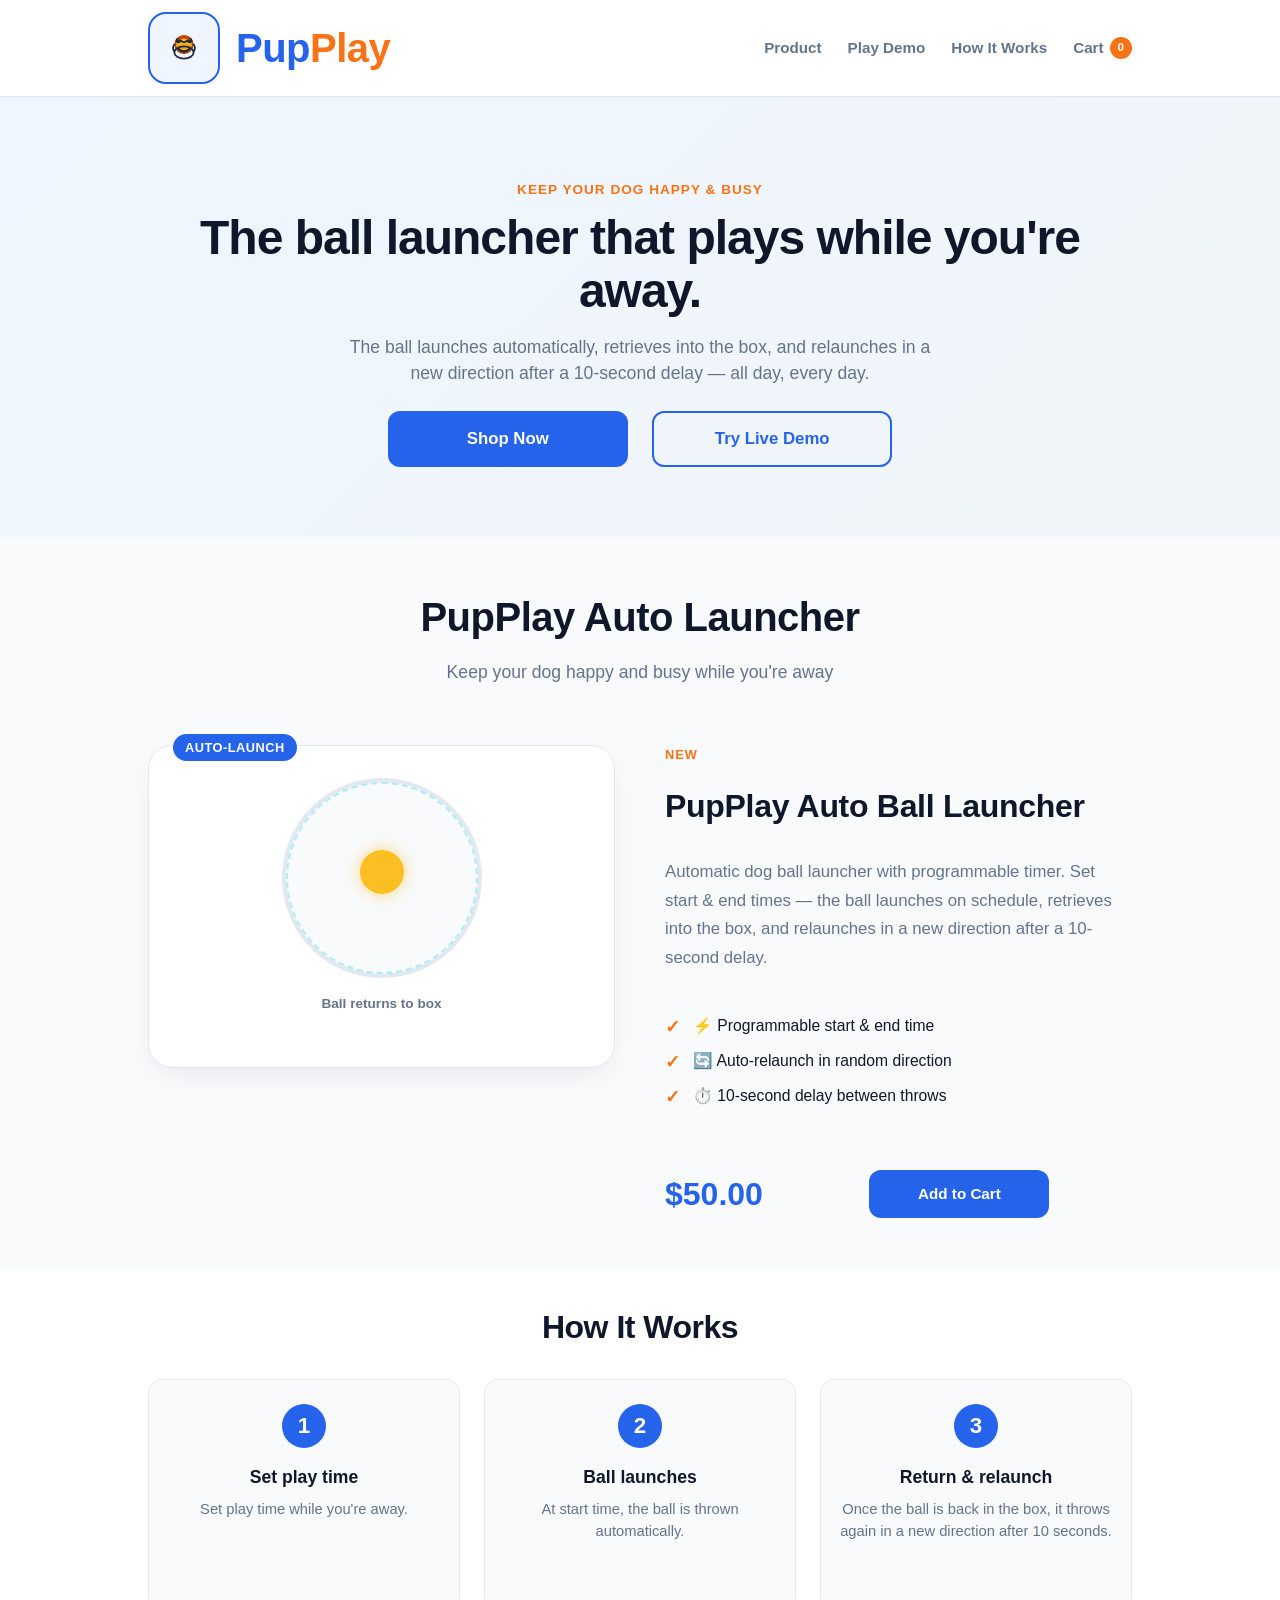
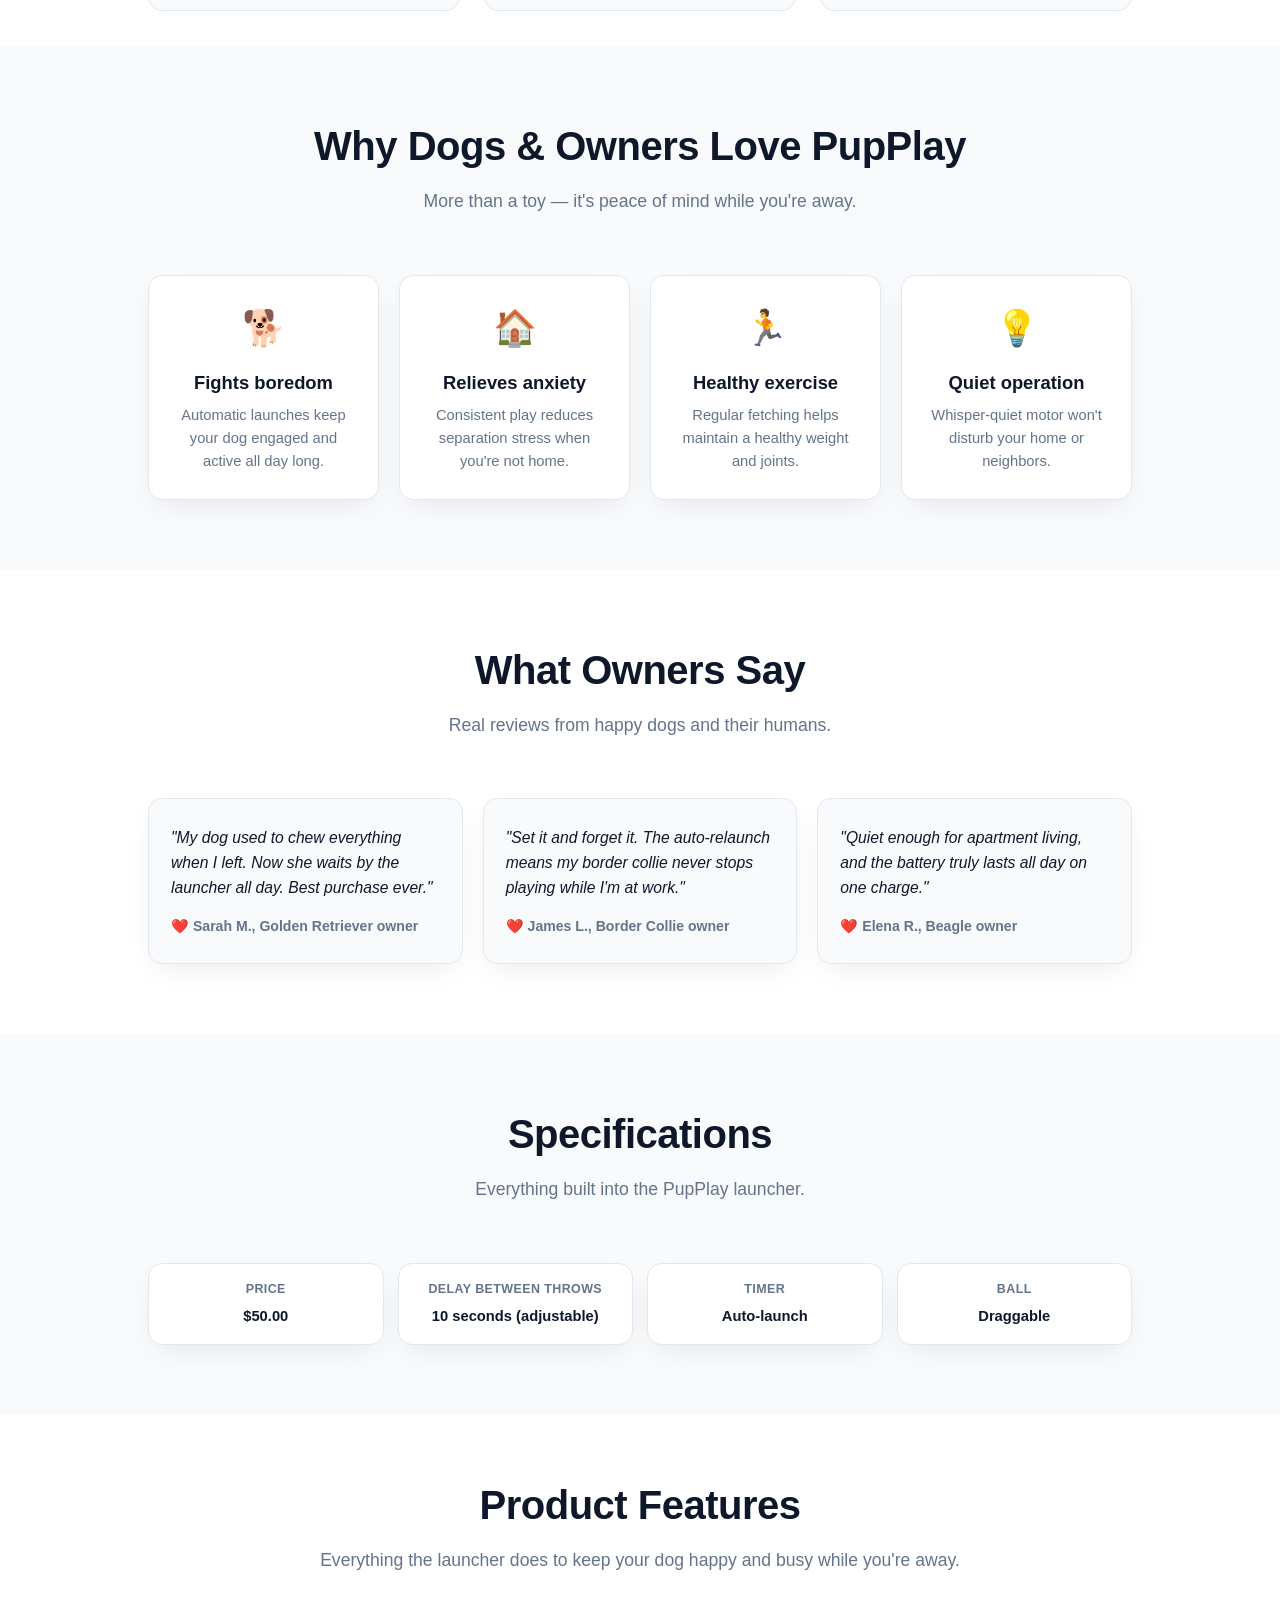
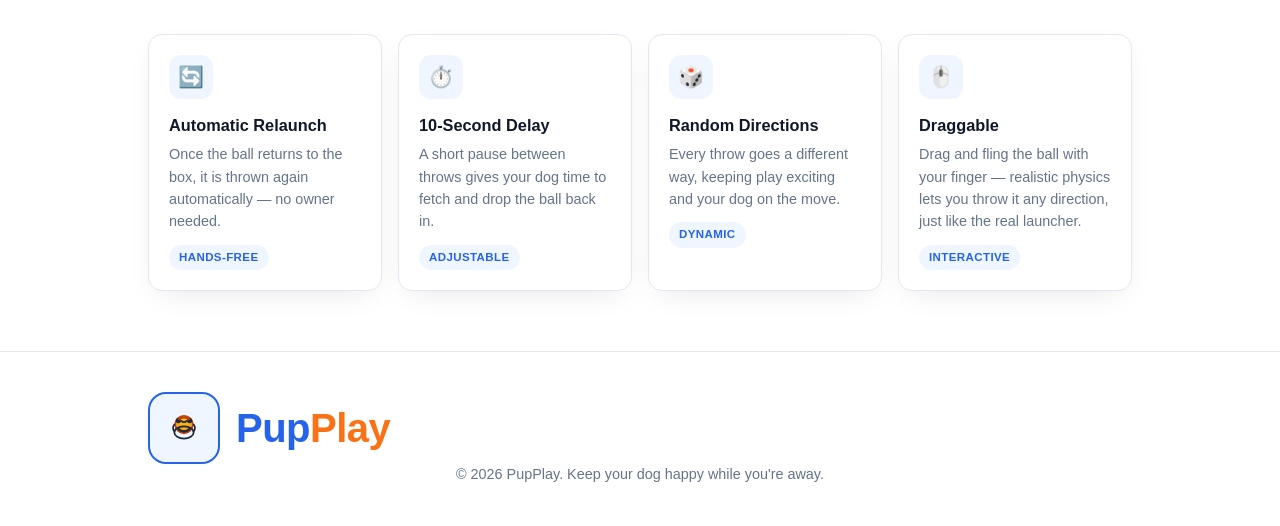
<file: index.html>
<!DOCTYPE html>
<html lang="en">
<head>
  <meta charset="UTF-8">
  <meta name="viewport" content="width=device-width, initial-scale=1.0">
  <title>PupPlay | Auto Ball Launcher for Dogs</title>
  <link rel="stylesheet" href="style.css">
</head>
<body>
  <header class="header">
    <div class="container nav">
      <div class="logo">
        <div class="logo-mark">
          <svg viewBox="0 0 48 48" xmlns="http://www.w3.org/2000/svg" aria-hidden="true">
            <defs>
              <linearGradient id="dogGrad" x1="0%" y1="0%" x2="0%" y2="100%">
                <stop offset="0%" stop-color="#fbbf24"/>
                <stop offset="100%" stop-color="#f59e0b"/>
              </linearGradient>
            </defs>
            <circle cx="24" cy="20" r="10" fill="url(#dogGrad)" stroke="#c2410c" stroke-width="2"/>
            <circle cx="17.5" cy="15.5" r="3" fill="#1e293b"/>
            <circle cx="30.5" cy="15.5" r="3" fill="#1e293b"/>
            <path d="M 17.5 25 Q 24 31 30.5 25" fill="none" stroke="#1e293b" stroke-width="2.5" stroke-linecap="round"/>
            <path d="M 21 16 Q 24 18.5 27 16" fill="none" stroke="#1e293b" stroke-width="2" stroke-linecap="round"/>
            <ellipse cx="24" cy="29" rx="11" ry="7" fill="none" stroke="#1e293b" stroke-width="2"/>
            <path d="M 18 14 Q 24 10 30 14" fill="none" stroke="#c2410c" stroke-width="2" stroke-linecap="round"/>
            <path d="M 13 20 Q 10 24 13 28" fill="none" stroke="#1e293b" stroke-width="2" stroke-linecap="round"/>
            <path d="M 35 20 Q 38 24 35 28" fill="none" stroke="#1e293b" stroke-width="2" stroke-linecap="round"/>
          </svg>
        </div>
        <div class="logo-text">Pup<span>Play</span></div>
      </div>
      <nav class="nav-links">
        <a href="#product">Product</a>
        <a href="/demo.html">Play Demo</a>
        <a href="#how-it-works">How It Works</a>
        <a href="#cart" class="cart-link" id="cart-link">
          Cart <span class="cart-count" id="cart-count">0</span>
        </a>
      </nav>
      <button class="nav-toggle" id="nav-toggle" aria-label="Toggle menu">☰</button>
    </div>
  </header>

  <section class="hero">
    <div class="container hero-inner">
      <div class="hero-text">
        <span class="badge">Keep Your Dog Happy &amp; Busy</span>
        <h1>The ball launcher that plays while you're away.</h1>
        <p>The ball launches automatically, retrieves into the box, and relaunches in a new direction after a 10-second delay &mdash; all day, every day.</p>
        <div class="hero-actions">
          <a href="#product" class="btn btn-primary btn-large" style="margin-right: 20px;">Shop Now</a>
          <a href="/demo.html" class="btn btn-outline btn-large">Try Live Demo</a>
        </div>
      </div>
    </div>
  </section>

  <section id="product" class="product-section">
    <div class="container">
      <div class="section-head">
        <h2>PupPlay Auto Launcher</h2>
        <p class="section-sub">Keep your dog happy and busy while you're away</p>
      </div>
      <div class="product-grid">
        <div class="product-img">
          <div class="launcher-card">
            <div class="launcher-preview">
              <div class="preview-box">
                <div class="preview-ball" id="preview-ball"></div>
                <div class="preview-orbit"></div>
              </div>
              <div class="preview-label">Ball returns to box</div>
            </div>
            <div class="launcher-badge">Auto-Launch</div>
          </div>
        </div>
        <div class="product-buy">
          <span class="buy-tag">New</span>
          <h3>PupPlay Auto Ball Launcher</h3>
          <p class="product-desc">Automatic dog ball launcher with programmable timer. Set start &amp; end times &mdash; the ball launches on schedule, retrieves into the box, and relaunches in a new direction after a 10-second delay.</p>
          <ul class="product-features">
            <li>⚡ Programmable start &amp; end time</li>
            <li>🔄 Auto-relaunch in random direction</li>
            <li>⏱️ 10-second delay between throws</li>
          </ul>
          <div class="buy-controls">
            <div class="price-block">
              <span class="price">$50.00</span>
            </div>
            <button class="btn btn-primary btn-add" id="add-to-cart">Add to Cart</button>
          </div>
        </div>
      </div>
    </div>
  </section>

  <section id="how-it-works" class="how-it-works">
    <div class="container">
      <h2>How It Works</h2>
      <div class="steps">
        <div class="step">
          <div class="step-num">1</div>
          <h4>Set play time</h4>
          <p>Set play time while you're away.</p>
        </div>
        <div class="step">
          <div class="step-num">2</div>
          <h4>Ball launches</h4>
          <p>At start time, the ball is thrown automatically.</p>
        </div>
        <div class="step">
          <div class="step-num">3</div>
          <h4>Return &amp; relaunch</h4>
          <p>Once the ball is back in the box, it throws again in a new direction after 10 seconds.</p>
        </div>
      </div>
    </div>
  </section>

  <section class="benefits" aria-label="Why PupPlay">
    <div class="container">
      <div class="section-head">
        <h2>Why Dogs &amp; Owners Love PupPlay</h2>
        <p class="section-sub">More than a toy &mdash; it's peace of mind while you're away.</p>
      </div>
      <div class="benefit-grid">
        <div class="benefit-card">
          <div class="benefit-icon">🐕</div>
          <h3>Fights boredom</h3>
          <p>Automatic launches keep your dog engaged and active all day long.</p>
        </div>
        <div class="benefit-card">
          <div class="benefit-icon">🏠</div>
          <h3>Relieves anxiety</h3>
          <p>Consistent play reduces separation stress when you're not home.</p>
        </div>
        <div class="benefit-card">
          <div class="benefit-icon">🏃</div>
          <h3>Healthy exercise</h3>
          <p>Regular fetching helps maintain a healthy weight and joints.</p>
        </div>
        <div class="benefit-card">
          <div class="benefit-icon">💡</div>
          <h3>Quiet operation</h3>
          <p>Whisper-quiet motor won't disturb your home or neighbors.</p>
        </div>
      </div>
    </div>
  </section>

  <section class="testimonials" aria-label="Customer reviews">
    <div class="container">
      <div class="section-head">
        <h2>What Owners Say</h2>
        <p class="section-sub">Real reviews from happy dogs and their humans.</p>
      </div>
      <div class="testimonial-grid">
        <div class="testimonial-card">
          <p class="quote">"My dog used to chew everything when I left. Now she waits by the launcher all day. Best purchase ever."</p>
          <p class="author">❤️ Sarah M., Golden Retriever owner</p>
        </div>
        <div class="testimonial-card">
          <p class="quote">"Set it and forget it. The auto-relaunch means my border collie never stops playing while I'm at work."</p>
          <p class="author">❤️ James L., Border Collie owner</p>
        </div>
        <div class="testimonial-card">
          <p class="quote">"Quiet enough for apartment living, and the battery truly lasts all day on one charge."</p>
          <p class="author">❤️ Elena R., Beagle owner</p>
        </div>
      </div>
    </div>
  </section>

  <section class="specs" aria-label="Specifications">
    <div class="container">
      <div class="section-head">
        <h2>Specifications</h2>
        <p class="section-sub">Everything built into the PupPlay launcher.</p>
      </div>
      <div class="spec-grid">
        <div class="spec-item">
          <span class="spec-label">Price</span>
          <span class="spec-value">$50.00</span>
        </div>
        <div class="spec-item">
          <span class="spec-label">Delay between throws</span>
          <span class="spec-value">10 seconds (adjustable)</span>
        </div>
        <div class="spec-item">
          <span class="spec-label">Timer</span>
          <span class="spec-value">Auto-launch</span>
        </div>
        <div class="spec-item">
          <span class="spec-label">Ball</span>
          <span class="spec-value">Draggable</span>
        </div>
      </div>
    </div>
  </section>

  <section class="features-block" aria-label="Product features">
    <div class="container">
      <div class="section-head">
        <h2>Product Features</h2>
        <p class="section-sub">Everything the launcher does to keep your dog happy and busy while you're away.</p>
      </div>
      <div class="feature-grid">
        <div class="feature-card">
          <div class="feature-icon">🔄</div>
          <h3>Automatic Relaunch</h3>
          <p>Once the ball returns to the box, it is thrown again automatically &mdash; no owner needed.</p>
          <span class="feature-tag">Hands-free</span>
        </div>
        <div class="feature-card">
          <div class="feature-icon">⏱️</div>
          <h3>10-Second Delay</h3>
          <p>A short pause between throws gives your dog time to fetch and drop the ball back in.</p>
          <span class="feature-tag">Adjustable</span>
        </div>
        <div class="feature-card">
          <div class="feature-icon">🎲</div>
          <h3>Random Directions</h3>
          <p>Every throw goes a different way, keeping play exciting and your dog on the move.</p>
          <span class="feature-tag">Dynamic</span>
        </div>
        <div class="feature-card">
          <div class="feature-icon">🖱️</div>
          <h3>Draggable</h3>
          <p>Drag and fling the ball with your finger — realistic physics lets you throw it any direction, just like the real launcher.</p>
          <span class="feature-tag">Interactive</span>
        </div>
      </div>
    </div>
  </section>

  <aside id="cart" class="cart-drawer" aria-hidden="true">
    <div class="cart-overlay" id="cart-overlay"></div>
    <div class="cart-panel">
      <div class="cart-header">
        <h3>Your Cart</h3>
        <button class="btn-close" id="cart-close" aria-label="Close cart">&times;</button>
      </div>
      <div class="cart-items" id="cart-items">
        <div class="cart-empty">Your cart is empty.</div>
      </div>
      <div class="cart-footer">
        <div class="cart-total">
          <span>Total:</span>
          <span class="cart-total-price" id="cart-total-price">$0.00</span>
        </div>
        <div class="payment-accordion">
          <h4>Payment Method</h4>
          <div class="accordion-item">
            <button class="accordion-header" id="upi-header" aria-expanded="true">
              <span class="accordion-icon">📱</span>
              <span>UPI</span>
              <span class="accordion-arrow">▾</span>
            </button>
            <div class="accordion-content" id="upi-content" aria-hidden="false">
              <label class="field-label">UPI ID</label>
              <input type="text" class="field-input" placeholder="e.g. name@upi" />
              <div class="field-hint">Enter your UPI ID to pay</div>
            </div>
          </div>
          <div class="accordion-item">
            <button class="accordion-header" id="card-header" aria-expanded="false">
              <span class="accordion-icon">💳</span>
              <span>Credit / Debit / ATM Card</span>
              <span class="accordion-arrow">▾</span>
            </button>
            <div class="accordion-content" id="card-content" aria-hidden="true">
              <label class="field-label">Card Number</label>
              <input type="text" class="field-input" placeholder="1234 5678 9012 3456" />
              <div class="card-row">
                <div class="field-group">
                  <label class="field-label">Expiry</label>
                  <input type="text" class="field-input" placeholder="MM/YY" />
                </div>
                <div class="field-group">
                  <label class="field-label">CVV</label>
                  <input type="text" class="field-input" placeholder="123" />
                </div>
              </div>
            </div>
          </div>
          <div class="accordion-item">
            <button class="accordion-header" id="netbank-header" aria-expanded="false">
              <span class="accordion-icon">🏦</span>
              <span>Net Banking</span>
              <span class="accordion-arrow">▾</span>
            </button>
            <div class="accordion-content" id="netbank-content" aria-hidden="true">
              <label class="field-label">Select Bank</label>
              <select class="field-input">
                <option>Select your bank</option>
                <option>State Bank of India</option>
                <option>HDFC Bank</option>
                <option>ICICI Bank</option>
                <option>Axis Bank</option>
                <option>Kotak Mahindra Bank</option>
              </select>
            </div>
          </div>
        </div>
        <button class="btn btn-primary cart-checkout" id="cart-checkout">Checkout</button>
      </div>
    </div>
  </aside>

  <footer class="footer">
    <div class="container">
      <div class="logo">
        <div class="logo-mark">
          <svg viewBox="0 0 48 48" xmlns="http://www.w3.org/2000/svg" aria-hidden="true">
            <defs>
              <linearGradient id="dogGrad" x1="0%" y1="0%" x2="0%" y2="100%">
                <stop offset="0%" stop-color="#fbbf24"/>
                <stop offset="100%" stop-color="#f59e0b"/>
              </linearGradient>
            </defs>
            <circle cx="24" cy="20" r="10" fill="url(#dogGrad)" stroke="#c2410c" stroke-width="2"/>
            <circle cx="17.5" cy="15.5" r="3" fill="#1e293b"/>
            <circle cx="30.5" cy="15.5" r="3" fill="#1e293b"/>
            <path d="M 17.5 25 Q 24 31 30.5 25" fill="none" stroke="#1e293b" stroke-width="2.5" stroke-linecap="round"/>
            <path d="M 21 16 Q 24 18.5 27 16" fill="none" stroke="#1e293b" stroke-width="2" stroke-linecap="round"/>
            <ellipse cx="24" cy="29" rx="11" ry="7" fill="none" stroke="#1e293b" stroke-width="2"/>
            <path d="M 18 14 Q 24 10 30 14" fill="none" stroke="#c2410c" stroke-width="2" stroke-linecap="round"/>
            <path d="M 13 20 Q 10 24 13 28" fill="none" stroke="#1e293b" stroke-width="2" stroke-linecap="round"/>
            <path d="M 35 20 Q 38 24 35 28" fill="none" stroke="#1e293b" stroke-width="2" stroke-linecap="round"/>
          </svg>
        </div>
        <div class="logo-text">Pup<span>Play</span></div>
      </div>
      <p>&copy; 2026 PupPlay. Keep your dog happy while you're away.</p>
    </div>
  </footer>

  <script src="script.js"></script>
</body>
</html>
</file>
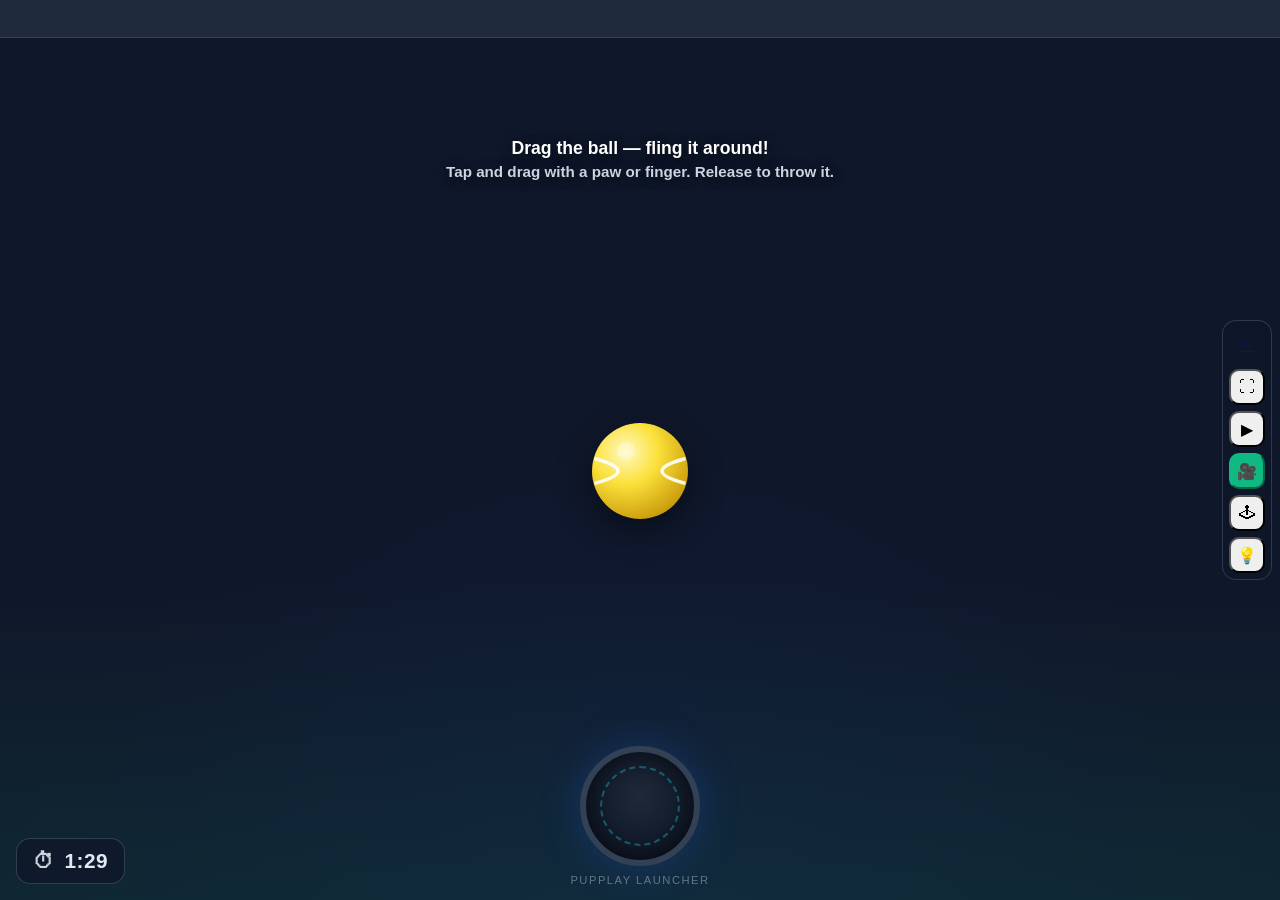
<file: demo.html>
<!DOCTYPE html>
<html lang="en">
<head>
  <meta charset="UTF-8">
  <meta name="viewport" content="width=device-width, initial-scale=1.0, maximum-scale=1.0, user-scalable=no">
  <title>PupPlay | Live Ball Demo</title>
  <style>
    * { margin: 0; padding: 0; box-sizing: border-box; -webkit-tap-highlight-color: transparent; }
    html, body { height: 100%; overflow: hidden; }
    body {
      font-family: -apple-system, BlinkMacSystemFont, "Segoe UI", Roboto, Arial, sans-serif;
      background: #0f172a;
      color: #fff;
    }
    .demo {
      position: fixed;
      inset: 0;
      margin-top: 42px;
      padding-top: 42px;
      background:
        radial-gradient(circle at 50% 120%, #1e3a8a 0%, #0f172a 55%),
        radial-gradient(circle at 50% 0%, #1e293b 0%, #0f172a 60%);
      overflow: hidden;
      touch-action: none;
      user-select: none;
    }
    /* subtle grass field */
    .demo::after {
      content: "";
      position: absolute;
      left: 0; right: 0; bottom: 0;
      height: 38%;
      background: linear-gradient(180deg, transparent, rgba(16,185,129,0.10));
      pointer-events: none;
      z-index: 2;
    }

    /* Background videos (dogs & cats playing) */
    .bg-video {
      position: absolute;
      inset: 0;
      width: 100%;
      height: 100%;
      object-fit: cover;
      z-index: 0;
      opacity: 0;
      transition: opacity 1.6s ease;
      pointer-events: none;
      filter: saturate(1.05) brightness(0.92);
    }
    .bg-video.show { opacity: 1; }
    .bg-overlay {
      position: absolute;
      inset: 0;
      z-index: 1;
      pointer-events: none;
      background:
        radial-gradient(circle at 50% 120%, rgba(15,23,42,0.45), rgba(15,23,42,0.82) 72%),
        linear-gradient(180deg, rgba(15,23,42,0.55), rgba(15,23,42,0.25) 40%, rgba(15,23,42,0.7));
      transition: opacity 0.4s ease;
    }
    .bg-overlay.off { opacity: 0; }

    /* Right-side vertical controls (vertically centered) */
    .controls {
      position: fixed;
      top: 50%; left: auto; right: 16px;
      transform: translateY(-50%);
      display: flex;
      flex-direction: column;
      gap: 10px;
      align-items: center;
      background: rgba(15,23,42,0.72);
      border: 1px solid rgba(148,163,184,0.25);
      backdrop-filter: blur(10px);
      padding: 12px;
      border-radius: 14px;
      z-index: 40;
      max-width: 64px;
    }
    .controls .btn-icon {
      display: flex;
      align-items: center;
      justify-content: center;
      width: 40px; height: 40px;
      padding: 0;
      border-radius: 10px;
      gap: 0;
    }
    .controls .btn-icon .icon { font-size: 1.1rem; }
    .controls .btn-icon .label { display: none; }

    .controls .active { background: #10b981; border-color: #10b981; color: #06281c; }

    /* Tooltip beside buttons */
    .btn-tooltip {
      position: fixed;
      background: #1e293b;
      color: #fff;
      padding: 6px 10px;
      border-radius: 8px;
      font-size: 0.8rem;
      font-weight: 600;
      white-space: nowrap;
      z-index: 100;
      border: 1px solid rgba(148,163,184,0.3);
      pointer-events: none;
      opacity: 0;
      transition: opacity 0.15s ease;
      display: none;
    }

    /* Fullscreen close button (shown only in fullscreen) */
    .fs-close {
      position: absolute;
      top: 16px; right: 16px;
      z-index: 50;
      display: none;
      align-items: center;
      justify-content: center;
      width: 48px; height: 48px;
      border-radius: 50%;
      background: rgba(15,23,42,0.72);
      border: 1px solid rgba(148,163,184,0.3);
      color: #fff;
      font-size: 1.8rem;
      line-height: 1;
      cursor: pointer;
      backdrop-filter: blur(10px);
      transition: background 0.15s, transform 0.1s;
    }
    .fs-close:hover { background: rgba(239,68,68,0.85); }
    .fs-close:active { transform: scale(0.94); }
    .demo.is-fullscreen .controls { display: none; }
    .demo.is-fullscreen .hint { display: none; }
    .demo.is-fullscreen .fs-close { display: flex; }

    /* Title / hint */
    .hint {
      position: absolute;
      top: 84px; left: 50%;
      transform: translateX(-50%);
      text-align: center;
      color: #cbd5e1;
      font-size: 0.95rem;
      font-weight: 600;
      z-index: 20;
      pointer-events: none;
      transition: opacity 0.6s;
      text-shadow: 0 2px 12px rgba(0,0,0,0.6);
      width: 90vw;
    }
    .hint .big { display: block; font-size: 1.35rem; color: #fff; margin-bottom: 4px; }
    .hint.hide { opacity: 0; }

    /* Launcher box */
    .launcher {
      position: absolute;
      left: 50%; bottom: 4%;
      transform: translateX(-50%);
      width: 150px; height: 150px;
      border-radius: 50%;
      border: 6px solid #334155;
      background: radial-gradient(circle at 50% 40%, #1e293b, #0b1220);
      box-shadow: 0 0 40px rgba(37,99,235,0.25), inset 0 0 30px rgba(0,0,0,0.6);
      display: flex;
      align-items: center;
      justify-content: center;
      z-index: 5;
    }
    .launcher::before {
      content: "";
      position: absolute;
      inset: 14px;
      border-radius: 50%;
      border: 2px dashed rgba(34,211,238,0.35);
    }
    .launcher .label {
      position: absolute;
      bottom: -26px; left: 50%;
      transform: translateX(-50%);
      font-size: 0.7rem;
      letter-spacing: 1.5px;
      text-transform: uppercase;
      color: #64748b;
      white-space: nowrap;
    }

    /* The ball */
    .ball {
      position: absolute;
      top: 0; left: 0;
      width: 120px; height: 120px;
      border-radius: 50%;
      cursor: grab;
      touch-action: none;
      will-change: transform;
      z-index: 15;
      filter: drop-shadow(0 12px 18px rgba(0,0,0,0.45));
    }
    .ball.glow {
      filter: drop-shadow(0 0 12px #fcd34d) drop-shadow(0 0 20px #fbbf24);
      box-shadow: 0 0 12px #fcd34d, 0 0 20px #fbbf24;
      animation: ballGlowPulse 2s ease-in-out infinite;
    }
    @keyframes ballGlowPulse {
      0%, 100% { filter: drop-shadow(0 0 10px #fcd34d) drop-shadow(0 0 16px #fbbf24); box-shadow: 0 0 10px #fcd34d, 0 0 16px #fbbf24; }
      50% { filter: drop-shadow(0 0 18px #fcd34d) drop-shadow(0 0 28px #fbbf24); box-shadow: 0 0 18px #fcd34d, 0 0 28px #fbbf24; }
    }
    .ball.grabbing { cursor: grabbing; }
    .ball svg { width: 100%; height: 100%; display: block; pointer-events: none; }

    /* Toast */
    .toast {
      position: absolute;
      bottom: 24px; left: 50%;
      transform: translateX(-50%) translateY(20px);
      background: rgba(15,23,42,0.9);
      border: 1px solid rgba(148,163,184,0.25);
      color: #e2e8f0;
      padding: 10px 18px;
      border-radius: 12px;
      font-size: 0.85rem;
      font-weight: 600;
      opacity: 0;
      pointer-events: none;
      transition: opacity 0.3s, transform 0.3s;
      z-index: 40;
    }
    .toast.show { opacity: 1; transform: translateX(-50%) translateY(0); }

    /* Demo countdown */
    .demo-timer {
      position: absolute;
      left: 16px; bottom: 16px;
      z-index: 45;
      display: inline-flex;
      align-items: center;
      gap: 10px;
      background: rgba(15,23,42,0.78);
      border: 1px solid rgba(148,163,184,0.28);
      backdrop-filter: blur(10px);
      color: #e2e8f0;
      padding: 14px 22px;
      border-radius: 14px;
      font-size: 1.6rem;
      font-weight: 800;
      letter-spacing: 0.5px;
      font-variant-numeric: tabular-nums;
      transition: background 0.3s, color 0.3s, border-color 0.3s;
    }
    .demo-timer .clock { font-size: 1.6rem; opacity: 0.9; }
    .demo-timer.warn { color: #fde68a; border-color: rgba(251,191,36,0.5); }
    .demo-timer.danger { color: #fecaca; border-color: rgba(239,68,68,0.6); background: rgba(127,29,29,0.55); animation: timerPulse 1s infinite; }
    @keyframes timerPulse { 0%,100% { transform: scale(1); } 50% { transform: scale(1.05); } }

    /* Ticker / sliding notice */
    .ticker-wrap {
      position: fixed;
      left: 0; right: 0; top: 0;
      overflow: hidden;
      background: #1e293b;
      color: #e2e8f0;
      padding: 10px 0;
      z-index: 60;
      border-bottom: 1px solid rgba(148,163,184,0.2);
      font-size: 0.9rem;
      font-weight: 600;
    }
    .ticker-track {
      display: inline-block;
      white-space: nowrap;
      padding-right: 100%;
      animation: tickerScroll 40s linear infinite;
    }
    .ticker-item {
      display: inline-block;
      padding-left: 100%;
    }
    .ticker-shop {
      color: #22d3ee;
      text-decoration: underline;
      cursor: pointer;
    }
    .ticker-shop:hover { color: #67e8f9; }
    @keyframes tickerScroll {
      0% { transform: translateX(0); }
      100% { transform: translateX(-100%); }
    }
      .controls { gap: 6px; padding: 6px; right: 8px; top: 50%; transform: translateY(-50%); }
      .controls .btn-icon { width: 36px; height: 36px; }
      .controls .btn-icon .icon { font-size: 1rem; }
      .hint { top: 96px; }
      .hint .big { font-size: 1.1rem; }
      .ball { width: 100px; height: 100px; }
      .launcher { width: 120px; height: 120px; }
      .demo-timer { font-size: 1.3rem; padding: 10px 16px; }
      .demo-timer .clock { font-size: 1.3rem; }
    }
  </style>
</head>
<body>
  <div class="demo" id="demo">
    <video class="bg-video show" id="bgvid1" autoplay muted loop playsinline preload="auto" disablepictureinpicture aria-hidden="true">
      <source src="/assets/dog-playing.mp4" type="video/mp4">
    </video>
    <video class="bg-video" id="bgvid2" autoplay muted loop playsinline preload="auto" disablepictureinpicture aria-hidden="true">
      <source src="/assets/cat-playing.mp4" type="video/mp4">
    </video>
    <div class="bg-overlay" id="bg-overlay"></div>

    <div class="demo-timer" id="demo-timer" title="Time left in this demo">
      <span class="clock">&#9201;</span>
      <span id="timer-text">1:30</span>
    </div>

    <div class="controls">
      <a href="/" title="Back to shop" class="btn-icon"><span class="icon">&#8592;</span></a>
      <button id="fullscreen-btn" class="primary btn-icon" title="Go full screen"><span class="icon">&#9974;</span></button>
      <button id="auto-btn" title="Auto-launch like the real product" class="btn-icon"><span class="icon">&#9654;</span></button>
      <button id="video-btn" class="active btn-icon" title="Toggle background video"><span class="icon">&#127909;</span></button>
      <button id="reset-btn" title="Reset the ball" class="btn-icon"><span class="icon">&#128377;</span></button>
      <button id="glow-btn" title="Toggle ball glow" class="btn-icon"><span class="icon">&#128161;</span></button>
    </div>

    <!-- Tooltip beside buttons -->
    <div class="btn-tooltip" id="btn-tooltip"></div>

    <button class="fs-close" id="fs-close" aria-label="Exit fullscreen" title="Exit fullscreen">&times;</button>

    <div class="hint" id="hint">
      <span class="big">Drag the ball &mdash; fling it around!</span>
      Tap and drag with a paw or finger. Release to throw it.
    </div>

    <div class="launcher" id="launcher">
      <span class="label">PupPlay Launcher</span>
    </div>

    <div class="ball" id="ball" role="button" aria-label="Draggable ball" tabindex="0">
      <svg viewBox="0 0 100 100" xmlns="http://www.w3.org/2000/svg">
        <defs>
          <radialGradient id="ballGrad" cx="35%" cy="30%" r="75%">
            <stop offset="0%" stop-color="#fff9c4"/>
            <stop offset="45%" stop-color="#fbe13b"/>
            <stop offset="100%" stop-color="#c99a0b"/>
          </radialGradient>
        </defs>
        <circle cx="50" cy="50" r="48" fill="url(#ballGrad)"/>
        <path d="M6,38 Q50,50 6,62" fill="none" stroke="#ffffff" stroke-width="3.5" stroke-linecap="round" opacity="0.9"/>
        <path d="M94,38 Q50,50 94,62" fill="none" stroke="#ffffff" stroke-width="3.5" stroke-linecap="round" opacity="0.9"/>
        <circle cx="36" cy="30" r="9" fill="#ffffff" opacity="0.28"/>
      </svg>
    </div>

    <div class="toast" id="toast"></div>
  </div>

  <!-- Sliding demo notice (right to left) -->
  <div class="ticker-wrap">
    <div class="ticker-track">
      <span class="ticker-item">🎮 Demo Mode — You will be redirected back to the shop in <span id="ticker-countdown">1:30</span> • PupPlay keeps your dog happy and busy while you're away • Auto-launch, 10-second delay, random directions, quiet motor • Buy your own launcher at <a href="/" class="ticker-shop">Shop Now</a> • You have used <span id="ticker-demo-count">0</span> of 5 demo sessions</span>
    </div>
  </div>

  <script>
    (function () {
      const demo = document.getElementById('demo');
      const ball = document.getElementById('ball');
      const hint = document.getElementById('hint');
      const toastEl = document.getElementById('toast');
      const fullscreenBtn = document.getElementById('fullscreen-btn');
      const autoBtn = document.getElementById('auto-btn');
      const resetBtn = document.getElementById('reset-btn');
      const glowBtn = document.getElementById('glow-btn');
      const videoBtn = document.getElementById('video-btn');
      const bgOverlay = document.getElementById('bg-overlay');
      const bgVids = [document.getElementById('bgvid1'), document.getElementById('bgvid2')];
      const fsClose = document.getElementById('fs-close');
      const btnTooltip = document.getElementById('btn-tooltip');

      const allBtns = [fullscreenBtn, autoBtn, resetBtn, glowBtn, videoBtn];
      allBtns.forEach(function (btn) {
        btn.addEventListener('mouseenter', function (e) {
          btnTooltip.textContent = btn.title;
          btnTooltip.style.display = 'block';
          const rect = btn.getBoundingClientRect();
          btnTooltip.style.top = (rect.top + rect.height / 2) + 'px';
          btnTooltip.style.left = (rect.left - btnTooltip.offsetWidth - 12) + 'px';
          btnTooltip.style.opacity = '1';
        });
        btn.addEventListener('mousemove', function (e) {
          const rect = btn.getBoundingClientRect();
          btnTooltip.style.top = (rect.top + rect.height / 2) + 'px';
          btnTooltip.style.left = (rect.left - btnTooltip.offsetWidth - 12) + 'px';
        });
        btn.addEventListener('mouseleave', function () {
          btnTooltip.style.opacity = '0';
          setTimeout(function () { btnTooltip.style.display = 'none'; }, 150);
        });
      });

      // --- Demo limit + sliding ticker ---
      const MAX_DEMOS = 5;
      const DEMO_KEY = 'pupplay_demo_count';
      const tickerCountdown = document.getElementById('ticker-countdown');
      const tickerDemoCount = document.getElementById('ticker-demo-count');

      let demoBlocked = false;
      let demoCount = 0;
      try { demoCount = parseInt(localStorage.getItem(DEMO_KEY) || '0', 10); } catch (e) {}
      tickerDemoCount.textContent = demoCount;

      if (demoCount >= MAX_DEMOS) {
        demoBlocked = true;
      } else {
        demoCount++;
        try { localStorage.setItem(DEMO_KEY, demoCount); } catch (e) {}
        tickerDemoCount.textContent = demoCount;
        let tickerRemaining = 90;
        function fmtTickerTime(s) {
          var m = Math.floor(s / 60);
          var sec = s % 60;
          return m + ':' + String(sec).padStart(2, '0');
        }
        tickerCountdown.textContent = fmtTickerTime(tickerRemaining);
        var tickerTimerId = setInterval(function () {
          tickerRemaining--;
          tickerCountdown.textContent = fmtTickerTime(tickerRemaining);
          if (tickerRemaining <= 0) {
            clearInterval(tickerTimerId);
            window.location.href = '/';
          }
        }, 1000);
      }

      let W = 0, H = 0, SIZE = 120;
      let x = 0, y = 0, vx = 0, vy = 0;
      let dragging = false, pointerId = null, offsetX = 0, offsetY = 0;
      let lastX = 0, lastY = 0, lastT = 0;
      let autoOn = false, autoTimer = null;
      let glowOn = false;

      const FRICTION = 0.988;
      const RESTITUTION = 0.82;
      const STOP = 0.06;

      function measure() {
        const r = demo.getBoundingClientRect();
        W = r.width; H = r.height;
        SIZE = ball.offsetWidth;
        // keep ball inside after resize
        x = Math.max(0, Math.min(W - SIZE, x));
        y = Math.max(0, Math.min(H - SIZE, y));
        ball.style.transform = 'translate(' + x + 'px,' + y + 'px)';
      }

      function centerBall() {
        x = (W - SIZE) / 2;
        y = (H - SIZE) / 2;
        vx = vy = 0;
        ball.style.transform = 'translate(' + x + 'px,' + y + 'px)';
      }

      function showToast(msg) {
        toastEl.textContent = msg;
        toastEl.classList.add('show');
        clearTimeout(showToast._t);
        showToast._t = setTimeout(function () { toastEl.classList.remove('show'); }, 1800);
      }

      function launchBall() {
        if (dragging) return;
        const angle = Math.random() * Math.PI * 2;
        const speed = 11 + Math.random() * 9;
        vx = Math.cos(angle) * speed;
        vy = Math.sin(angle) * speed;
        showToast('Ball launched!');
      }

      // --- Drag handling (pointer = mouse + touch + pen) ---
      ball.addEventListener('pointerdown', function (e) {
        e.preventDefault();
        dragging = true;
        pointerId = e.pointerId;
        try { ball.setPointerCapture(pointerId); } catch (err) {}
        const r = demo.getBoundingClientRect();
        const px = e.clientX - r.left;
        const py = e.clientY - r.top;
        offsetX = px - x;
        offsetY = py - y;
        lastX = e.clientX; lastY = e.clientY; lastT = performance.now();
        vx = vy = 0;
        ball.classList.add('grabbing');
        hint.classList.add('hide');
      });

      window.addEventListener('pointermove', function (e) {
        if (!dragging || e.pointerId !== pointerId) return;
        const r = demo.getBoundingClientRect();
        const px = e.clientX - r.left;
        const py = e.clientY - r.top;
        let nx = px - offsetX;
        let ny = py - offsetY;
        nx = Math.max(0, Math.min(W - SIZE, nx));
        ny = Math.max(0, Math.min(H - SIZE, ny));
        const now = performance.now();
        const dt = Math.max(now - lastT, 1);
        vx = ((e.clientX - lastX) / dt) * 16;
        vy = ((e.clientY - lastY) / dt) * 16;
        lastX = e.clientX; lastY = e.clientY; lastT = now;
        x = nx; y = ny;
        ball.style.transform = 'translate(' + x + 'px,' + y + 'px)';
      }, { passive: false });

      function endDrag(e) {
        if (e.pointerId !== pointerId) return;
        dragging = false;
        pointerId = null;
        ball.classList.remove('grabbing');
      }
      window.addEventListener('pointerup', endDrag);
      window.addEventListener('pointercancel', endDrag);

      // --- Animation loop ---
      function tick() {
        if (!dragging) {
          x += vx;
          y += vy;
          vx *= FRICTION;
          vy *= FRICTION;

          if (x < 0) { x = 0; vx = -vx * RESTITUTION; }
          if (x + SIZE > W) { x = W - SIZE; vx = -vx * RESTITUTION; }
          if (y < 0) { y = 0; vy = -vy * RESTITUTION; }
          if (y + SIZE > H) { y = H - SIZE; vy = -vy * RESTITUTION; }

          if (Math.abs(vx) < STOP) vx = 0;
          if (Math.abs(vy) < STOP) vy = 0;

          if (vx !== 0 || vy !== 0) {
            ball.style.transform = 'translate(' + x + 'px,' + y + 'px)';
          }
        }
        requestAnimationFrame(tick);
      }

      // --- Fullscreen ---
      function toggleFullscreen() {
        const el = demo;
        if (!document.fullscreenElement) {
          const req = el.requestFullscreen || el.webkitRequestFullscreen || el.msRequestFullscreen;
          if (req) {
            Promise.resolve(req.call(el)).then(function () {
            }).catch(function () {
              showToast('Fullscreen not available');
            });
          } else {
            showToast('Fullscreen not supported here');
          }
        } else {
          const exit = document.exitFullscreen || document.webkitExitFullscreen || document.msExitFullscreen;
          if (exit) exit.call(document);
        }
      }
      function isFs() {
        return document.fullscreenElement || document.webkitFullscreenElement || document.msFullscreenElement;
      }
      function syncFullscreenUI() {
        if (isFs()) {
          demo.classList.add('is-fullscreen');
        } else {
          demo.classList.remove('is-fullscreen');
        }
        setTimeout(measure, 100);
      }
      document.addEventListener('fullscreenchange', syncFullscreenUI);
      document.addEventListener('webkitfullscreenchange', syncFullscreenUI);
      fullscreenBtn.addEventListener('click', toggleFullscreen);
      fsClose.addEventListener('click', function () {
        const exit = document.exitFullscreen || document.webkitExitFullscreen || document.msExitFullscreen;
        if (exit) exit.call(document);
      });

      // --- Auto launch ---
      function setAuto(on) {
        autoOn = on;
        if (autoTimer) { clearInterval(autoTimer); autoTimer = null; }
        if (on) {
          autoBtn.title = 'Auto-launch is running';
          autoBtn.classList.add('active');
          launchBall();
          autoTimer = setInterval(launchBall, 4000);
          showToast('Auto launch on');
        } else {
          autoBtn.title = 'Auto-launch like the real product';
          autoBtn.classList.remove('active');
        }
      }
      autoBtn.addEventListener('click', function () { setAuto(!autoOn); });

      // --- Background videos (dogs & cats playing) ---
      let bgIndex = 0;
      let videoOn = true;
      bgVids.forEach(function (v) { v.muted = true; });
      function tryPlayBg() {
        bgVids.forEach(function (v) {
          var p = v.play();
          if (p && p.catch) p.catch(function () {});
        });
      }
      tryPlayBg();
      setInterval(function () {
        if (!videoOn) return;
        bgVids[bgIndex].classList.remove('show');
        bgIndex = (bgIndex + 1) % bgVids.length;
        bgVids[bgIndex].classList.add('show');
      }, 9000);
      videoBtn.addEventListener('click', function () {
        videoOn = !videoOn;
        if (videoOn) {
          tryPlayBg();
          bgOverlay.classList.remove('off');
          bgVids[bgIndex].classList.add('show');
          videoBtn.title = 'Toggle background video off';
          videoBtn.classList.add('active');
        } else {
          bgVids.forEach(function (v) { v.pause(); v.classList.remove('show'); });
          bgOverlay.classList.add('off');
          videoBtn.title = 'Toggle background video on';
          videoBtn.classList.remove('active');
        }
      });

      // --- Reset ---
      resetBtn.addEventListener('click', function () {
        setAuto(false);
        centerBall();
        hint.classList.remove('hide');
        showToast('Ball reset');
      });
      glowBtn.addEventListener('click', function () {
        glowOn = !glowOn;
        if (glowOn) {
          ball.classList.add('glow');
          glowBtn.title = 'Toggle ball glow off';
          glowBtn.classList.add('active');
        } else {
          ball.classList.remove('glow');
          glowBtn.title = 'Toggle ball glow on';
          glowBtn.classList.remove('active');
        }
      });

      // --- Demo countdown (2 minutes, then back to the shop) ---
      const timerText = document.getElementById('timer-text');
      const timerPill = document.getElementById('demo-timer');
      let demoRemaining = 90;
      function fmtDemoTime(s) {
        var m = Math.floor(s / 60);
        var sec = s % 60;
        return m + ':' + String(sec).padStart(2, '0');
      }
      timerText.textContent = fmtDemoTime(demoRemaining);
      var demoTimerId = setInterval(function () {
        demoRemaining--;
        if (demoRemaining <= 0) {
          clearInterval(demoTimerId);
          timerText.textContent = '0:00';
          window.location.href = '/';
          return;
        }
        timerText.textContent = fmtDemoTime(demoRemaining);
        if (demoRemaining <= 10) {
          timerPill.classList.add('danger');
        } else if (demoRemaining <= 30) {
          timerPill.classList.add('warn');
        }
      }, 1000);

      // --- Init ---
      function init() {
        measure();
        centerBall();
        requestAnimationFrame(tick);
      }
      window.addEventListener('resize', measure);
      window.addEventListener('orientationchange', function () { setTimeout(measure, 200); });

      if (document.readyState === 'complete' || document.readyState === 'interactive') {
        if (!demoBlocked) init();
      } else {
        window.addEventListener('DOMContentLoaded', function () { if (!demoBlocked) init(); });
      }
      window.addEventListener('load', function () { setTimeout(measure, 50); });
    })();
  </script>
</body>
</html>
</file>
<file: style.css>
* { margin: 0; padding: 0; box-sizing: border-box; }
:root {
  --primary: #2563eb;
  --primary-dark: #1d4ed8;
  --accent: #f97316;
  --bg: #f8fafc;
  --card: #ffffff;
  --text: #0f172a;
  --muted: #64748b;
  --line: #e2e8f0;
  --radius: 14px;
  --shadow: 0 10px 30px -10px rgba(15,23,42,0.1);
}
html { scroll-behavior: smooth; }
body {
  font-family: -apple-system, BlinkMacSystemFont, "Segoe UI", Roboto, "Helvetica Neue", Arial, sans-serif;
  color: var(--text);
  background: var(--bg);
  line-height: 1.5;
}
.container { max-width: 1024px; margin: 0 auto; padding: 0 20px; }
a { color: inherit; text-decoration: none; }
button {
  font-family: inherit; border: none; background: none; cursor: pointer;
}
ul { list-style: none; }

/* Header */
.header { background: var(--card); border-bottom: 1px solid var(--line); position: sticky; top: 0; z-index: 50; }
.nav { display: flex; align-items: center; justify-content: space-between; height: 96px; gap: 16px; }
.logo { display: flex; align-items: center; gap: 16px; font-size: 2.5rem; font-weight: 900; color: var(--primary); letter-spacing: -0.5px; }
.logo-mark { width: 72px; height: 72px; flex-shrink: 0; border-radius: 18px; background: #eff6ff; border: 2px solid var(--primary); display: flex; align-items: center; justify-content: center; }
.logo-mark svg { width: 42px; height: 42px; display: block; }
.logo span { color: var(--accent); }
.nav-links { display: flex; gap: 26px; align-items: center; }
.nav-links a { font-size: 0.95rem; font-weight: 600; color: var(--muted); transition: color 0.2s; }
.nav-links a:hover { color: var(--primary); }
.cart-link { display: flex; align-items: center; gap: 6px; color: var(--primary); font-weight: 700; }
.cart-count { background: var(--accent); color: #fff; font-size: 0.72rem; padding: 2px 8px; border-radius: 999px; font-weight: 700; }
.nav-toggle { display: none; font-size: 1.5rem; color: var(--text); }

/* Hero */
.hero { padding: 80px 0 70px; background: linear-gradient(135deg, #eff6ff 0%, #f1f5f9 100%); }
.hero-inner { display: flex; flex-direction: column; align-items: center; text-align: center; gap: 30px; }
.hero-text .badge { display: inline-block; font-size: 0.85rem; font-weight: 700; letter-spacing: 1px; color: var(--accent); text-transform: uppercase; margin-bottom: 12px; }
.hero-text h1 { font-size: 3rem; line-height: 1.1; letter-spacing: -1px; margin-bottom: 16px; }
.hero-text p { font-size: 1.1rem; color: var(--muted); margin-bottom: 24px; max-width: 600px; margin-left: auto; margin-right: auto; }
.hero-actions { justify-content: center; gap: 20px; }
.btn { display: inline-flex; align-items: center; justify-content: center; padding: 16px 36px; border-radius: 12px; font-weight: 700; font-size: 1.05rem; transition: transform 0.1s, opacity 0.2s; min-width: 240px; height: 56px; }
.btn:active { transform: scale(0.97); }
.btn-primary { background: var(--primary); color: #fff; }
.btn-primary:hover { background: var(--primary-dark); opacity: 1; }
.btn-outline { background: transparent; color: var(--primary); border: 2px solid var(--primary); min-width: 240px; height: 56px; }
.btn-outline:hover { background: var(--primary); color: #fff; }
.btn-small { padding: 9px 16px; font-size: 0.85rem; border-radius: 10px; }
.btn-large { padding: 16px 36px; font-size: 1.05rem; min-width: 240px; height: 56px; }
.btn-add { padding: 12px 24px; font-size: 0.95rem; min-width: 180px; height: 48px; margin: 0 auto; display: block; }

/* Device visual */
.device-card { background: var(--card); border: 1px solid var(--line); border-radius: var(--radius); box-shadow: var(--shadow); padding: 24px; display: flex; flex-direction: column; gap: 18px; }
.device-screen { background: #0f172a; border-radius: 10px; padding: 20px; position: relative; min-height: 220px; display: flex; flex-direction: column; align-items: center; justify-content: center; gap: 14px; overflow: hidden; }
.screen-status { color: var(--muted); font-size: 0.85rem; font-weight: 600; text-transform: uppercase; letter-spacing: 0.5px; }
.screen-timer { font-size: 2.2rem; font-weight: 800; color: #22d3ee; font-family: monospace; }
.ball-box { position: relative; width: 140px; height: 140px; border: 3px solid #334155; border-radius: 50%; background: #1e293b; display: flex; align-items: center; justify-content: center; overflow: hidden; margin-top: 8px; }
.ball { width: 42px; height: 42px; background: #fbbf24; border-radius: 50%; position: relative; box-shadow: 0 0 14px rgba(251,191,36,0.5); transition: transform 0.4s ease; z-index: 2; }
.throw-line { position: absolute; inset: 0; border: 2px dashed rgba(34,211,238,0.35); border-radius: 50%; transform: scale(1.4); opacity: 0; transition: opacity 0.5s, transform 0.6s; }
.device-controls { display: flex; flex-wrap: wrap; gap: 10px; align-items: center; justify-content: center; border-top: 1px solid var(--line); padding-top: 14px; }
.device-controls label { font-size: 0.8rem; color: var(--muted); font-weight: 600; text-transform: uppercase; letter-spacing: 0.5px; }
.device-controls input[type="time"] { padding: 8px 10px; border-radius: 8px; border: 1px solid var(--line); font-size: 0.95rem; width: 110px; }

/* Hero ball interactive (draggable + physics) */
.ball-box { position: relative; }
#hero-ball { position: absolute; left: 50%; top: 50%; width: 42px; height: 42px; background: #fbbf24; border-radius: 50%; box-shadow: 0 0 14px rgba(251,191,36,0.5); cursor: grab; touch-action: none; will-change: transform; z-index: 2; transform: translate(-50%, -50%); }
#hero-ball.grabbing { cursor: grabbing; }
#throw-line { position: absolute; inset: 0; border: 2px dashed rgba(34,211,238,0.35); border-radius: 50%; transform: scale(1.4); opacity: 0; transition: opacity 0.5s, transform 0.6s; pointer-events: none; }

/* Hero extra controls */
.device-controls .btn-small { margin-left: 0; }
#hero-auto.active { background: var(--primary); color: #fff; }

/* Product section */
.product-section { padding: 50px 0; scroll-margin-top: 110px; }
.section-head { text-align: center; margin-bottom: 60px; }
.section-head h2 { font-size: 2.5rem; margin-bottom: 12px; letter-spacing: -0.5px; }
.section-sub { color: var(--muted); font-size: 1.1rem; }

/* Product grid */
.product-grid { display: grid; grid-template-columns: 1fr 1fr; gap: 50px; align-items: start; }

/* Launcher preview card */
.launcher-card { position: relative; background: var(--card); border: 1px solid var(--line); border-radius: 24px; padding: 32px; box-shadow: var(--shadow); }
.launcher-badge { position: absolute; top: -12px; left: 24px; background: var(--primary); color: #fff; font-size: 0.8rem; font-weight: 700; padding: 4px 12px; border-radius: 20px; text-transform: uppercase; letter-spacing: 0.5px; }
.launcher-preview { text-align: center; margin-bottom: 20px; }
.preview-box { width: 200px; height: 200px; border: 4px solid var(--line); border-radius: 50%; background: #f8fafc; display: flex; align-items: center; justify-content: center; margin: 0 auto 16px; position: relative; }
.preview-ball { width: 44px; height: 44px; background: #fbbf24; border-radius: 50%; box-shadow: 0 0 16px rgba(251,191,36,0.6); position: absolute; animation: previewFloat 3s ease-in-out infinite; }
.preview-orbit { position: absolute; inset: 0; border: 2px dashed rgba(34,211,238,0.35); border-radius: 50%; animation: spin 10s linear infinite; }
.preview-label { text-align: center; font-size: 0.85rem; color: var(--muted); font-weight: 600; margin-top: 8px; }

@keyframes previewFloat {
  0%, 100% { transform: translateY(0); }
  50% { transform: translateY(-10px); }
}
@keyframes spin { from { transform: rotate(0deg); } to { transform: rotate(360deg); } }

/* Buy section */
.product-buy { display: flex; flex-direction: column; gap: 18px; }
.buy-tag { font-size: 0.8rem; font-weight: 700; color: var(--accent); text-transform: uppercase; letter-spacing: 1px; }
.product-buy h3 { font-size: 2rem; margin-bottom: 10px; letter-spacing: -0.3px; }
.product-desc { color: var(--muted); margin-bottom: 22px; font-size: 1.05rem; line-height: 1.7; }

/* Product features list */
.product-features { margin-bottom: 26px; }
.product-features li { font-size: 0.98rem; color: var(--text); margin-bottom: 10px; padding-left: 28px; position: relative; line-height: 1.6; }
.product-features li::before { content: "✓"; position: absolute; left: 0; color: var(--accent); font-weight: 800; font-size: 1.1rem; }

/* Buy controls */
.buy-controls { display: flex; flex-direction: row; gap: 24px; align-items: center; margin-top: 8px; }
.price-qty { display: flex; gap: 22px; align-items: center; flex-wrap: wrap; }
.price-block { display: flex; flex-direction: column; gap: 4px; }
.price-block .price { font-size: 2rem; font-weight: 800; color: var(--primary); }
.price-block .unit { font-size: 0.85rem; color: var(--muted); }

/* Product features grid */
.features-block { padding: 60px 0; background: var(--card); }
.feature-grid { display: grid; grid-template-columns: repeat(auto-fit, minmax(0, 1fr)); gap: 16px; }
.feature-card { background: var(--card); border: 1px solid var(--line); border-radius: var(--radius); padding: 20px; box-shadow: var(--shadow); transition: transform 0.15s, box-shadow 0.15s; }
.feature-card:hover { transform: translateY(-3px); box-shadow: 0 16px 34px -14px rgba(15,23,42,0.2); }
.feature-icon { width: 44px; height: 44px; border-radius: 12px; display: flex; align-items: center; justify-content: center; font-size: 1.3rem; margin-bottom: 14px; background: #eff6ff; }
.feature-card h3 { font-size: 1.02rem; margin-bottom: 6px; }
.feature-card p { font-size: 0.9rem; color: var(--muted); line-height: 1.55; }
.feature-tag { display: inline-block; margin-top: 12px; font-size: 0.72rem; font-weight: 700; color: var(--primary); background: #eff6ff; padding: 4px 10px; border-radius: 999px; text-transform: uppercase; letter-spacing: 0.4px; }

/* How it works */
.how-it-works { padding: 35px 0; background: var(--card); scroll-margin-top: 110px; }
.how-it-works h2 { text-align: center; font-size: 2rem; margin-bottom: 28px; letter-spacing: -0.5px; }
.how-it-works p { text-align: center; color: var(--muted); margin-bottom: 44px; font-size: 1.05rem; }
.steps { display: grid; grid-template-columns: repeat(3, 1fr); gap: 24px; }
.step { text-align: center; padding: 24px 16px; border-radius: var(--radius); border: 1px solid var(--line); background: var(--bg); }
.step-num { width: 44px; height: 44px; border-radius: 50%; background: var(--primary); color: #fff; font-size: 1.4rem; font-weight: 800; display: flex; align-items: center; justify-content: center; margin: 0 auto 16px; }
.step h4 { font-size: 1.1rem; margin-bottom: 8px; }
.step p { font-size: 0.92rem; color: var(--muted); }

/* Benefits */
.benefits { padding: 70px 0; background: var(--bg); }
.benefit-grid { display: grid; grid-template-columns: repeat(4, 1fr); gap: 20px; }
.benefit-card { background: var(--card); border: 1px solid var(--line); border-radius: var(--radius); padding: 26px 20px; text-align: center; box-shadow: var(--shadow); }
.benefit-icon { font-size: 2.2rem; margin-bottom: 14px; display: block; }
.benefit-card h3 { font-size: 1.15rem; margin-bottom: 8px; }
.benefit-card p { font-size: 0.92rem; color: var(--muted); line-height: 1.55; }

/* Testimonials */
.testimonials { padding: 70px 0; background: var(--card); }
.testimonial-grid { display: grid; grid-template-columns: repeat(3, 1fr); gap: 20px; }
.testimonial-card { background: var(--bg); border: 1px solid var(--line); border-radius: var(--radius); padding: 26px 22px; box-shadow: var(--shadow); }
.testimonial-card .quote { font-size: 0.98rem; color: var(--text); line-height: 1.6; margin-bottom: 16px; font-style: italic; }
.testimonial-card .author { font-size: 0.88rem; color: var(--muted); font-weight: 700; }

/* Specs */
.specs { padding: 70px 0; background: var(--bg); }
.spec-grid { display: grid; grid-template-columns: repeat(auto-fit, minmax(130px, 1fr)); gap: 14px; text-align: center; }
.spec-item { background: var(--card); border: 1px solid var(--line); border-radius: var(--radius); padding: 16px 10px; box-shadow: var(--shadow); }
.spec-label { display: block; font-size: 0.78rem; font-weight: 700; color: var(--muted); text-transform: uppercase; letter-spacing: 0.4px; margin-bottom: 6px; }
.spec-value { font-size: 0.92rem; color: var(--text); font-weight: 700; }

/* Cart drawer */
.cart-drawer { position: fixed; inset: 0; z-index: 100; display: none; align-items: center; justify-content: center; }
.cart-drawer[aria-hidden="false"] { display: flex; }
.cart-overlay { position: absolute; inset: 0; background: rgba(15,23,42,0.45); backdrop-filter: blur(4px); display: none; }
.cart-overlay.open { display: block; }
.cart-panel { position: relative; background: var(--card); width: 100%; max-width: 420px; height: 90vh; max-height: 720px; border-radius: var(--radius); box-shadow: var(--shadow); display: none; flex-direction: column; animation: slideIn 0.25s ease; }
.cart-panel.open { display: flex; }
@keyframes slideIn { from { transform: translateY(20px); opacity: 0; } to { transform: translateY(0); opacity: 1; } }
.cart-header { display: flex; align-items: center; justify-content: space-between; padding: 20px 24px; border-bottom: 1px solid var(--line); }
.cart-header h3 { font-size: 1.25rem; }
.btn-close { font-size: 1.8rem; color: var(--muted); line-height: 1; }
.btn-close:hover { color: var(--text); }
.cart-items { flex: 1; overflow-y: auto; padding: 20px 24px; display: flex; flex-direction: column; gap: 14px; }
.cart-empty { color: var(--muted); font-size: 0.95rem; text-align: center; margin-top: 40px; }
.cart-item { display: flex; gap: 14px; align-items: center; padding-bottom: 10px; border-bottom: 1px solid var(--line); }
.cart-item .item-img { width: 56px; height: 56px; border-radius: 10px; background: #fbbf24; flex-shrink: 0; }
.cart-item .item-info { flex: 1; }
.cart-item .item-name { font-weight: 700; font-size: 0.98rem; }
.cart-item .item-line { font-size: 0.88rem; color: var(--muted); margin-top: 2px; }
.cart-item .item-remove { color: var(--accent); font-size: 0.85rem; font-weight: 700; margin-top: 6px; }
.cart-item .item-remove:hover { text-decoration: underline; }
.cart-footer { padding: 20px 24px; border-top: 1px solid var(--line); display: flex; flex-direction: column; gap: 14px; }
.cart-total { display: flex; justify-content: space-between; font-size: 1.1rem; font-weight: 800; }
.cart-total .cart-total-price { color: var(--primary); }
.cart-checkout { width: 100%; padding: 14px; font-size: 1rem; }

/* Payment methods */
.payment-methods { padding: 10px 0; }
.payment-methods h4 { font-size: 0.9rem; color: var(--muted); margin-bottom: 10px; font-weight: 700; }
.payment-options { display: flex; gap: 12px; flex-wrap: wrap; }
.payment-option { display: flex; align-items: center; gap: 8px; font-size: 0.9rem; color: var(--text); cursor: pointer; }
.payment-option input { accent-color: var(--primary); }
.payment-icon { font-size: 1.2rem; }
.payment-option span:last-child { font-weight: 500; }

/* Payment accordion */
.payment-accordion { padding: 10px 0; }
.payment-accordion h4 { font-size: 0.9rem; color: var(--muted); margin-bottom: 12px; font-weight: 700; }
.accordion-item { border: 1px solid var(--line); border-radius: 10px; margin-bottom: 8px; overflow: hidden; }
.accordion-header {
  width: 100%; display: flex; align-items: center; justify-content: space-between;
  padding: 12px 16px; background: #f8fafc; border: none; cursor: pointer;
  font-size: 0.95rem; font-weight: 600; color: var(--text); text-align: left;
  transition: background 0.2s;
}
.accordion-header:hover { background: var(--bg); }
.accordion-header .accordion-icon { font-size: 1.2rem; margin-right: 8px; }
.accordion-header .accordion-arrow { font-size: 0.7rem; color: var(--muted); }
.accordion-content { padding: 0 16px 12px; display: none; animation: accordionSlide 0.2s ease; }
.accordion-content[aria-hidden="false"] { display: block; }
@keyframes accordionSlide { from { opacity: 0; transform: translateY(-8px); } to { opacity: 1; transform: translateY(0); } }
.field-label { display: block; font-size: 0.8rem; color: var(--muted); font-weight: 700; margin-bottom: 6px; text-transform: uppercase; letter-spacing: 0.4px; }
.field-input { width: 100%; padding: 10px 12px; border: 1px solid var(--line); border-radius: 8px; font-size: 0.95rem; font-family: inherit; background: #fff; }
.field-input:focus { outline: none; border-color: var(--primary); }
.field-hint { font-size: 0.75rem; color: var(--muted); margin-top: 4px; }
.card-row { display: flex; gap: 12px; margin-top: 10px; }
.field-group { flex: 1; }
.field-group .field-input { width: 100%; }

/* Footer */
.footer { padding: 40px 0; text-align: center; color: var(--muted); font-size: 0.9rem; border-top: 1px solid var(--line); background: var(--card); }

/* Responsive */
@media (max-width: 768px) {
  .nav-links { display: none; }
  .nav-toggle { display: block; }
  .hero-inner { grid-template-columns: 1fr; gap: 30px; }
  .hero-text { text-align: center; }
  .hero-actions { justify-content: center; }
  .hero-text h1 { font-size: 2.2rem; }
  .hero-text p { margin: 0 auto 24px; }
  .device-screen { min-height: 180px; }
  .product-grid { grid-template-columns: 1fr; gap: 30px; }
  .steps { grid-template-columns: 1fr; gap: 16px; }
  .price-qty { flex-direction: column; align-items: stretch; gap: 12px; }
  .qty-selector { justify-content: center; }
  .cart-panel { width: 92vw; height: 92vh; }
  .benefit-grid { grid-template-columns: repeat(2, 1fr); }
  .testimonial-grid { grid-template-columns: 1fr; }
}
@media (max-width: 560px) {
  .benefit-grid { grid-template-columns: 1fr; }
}
</file>
